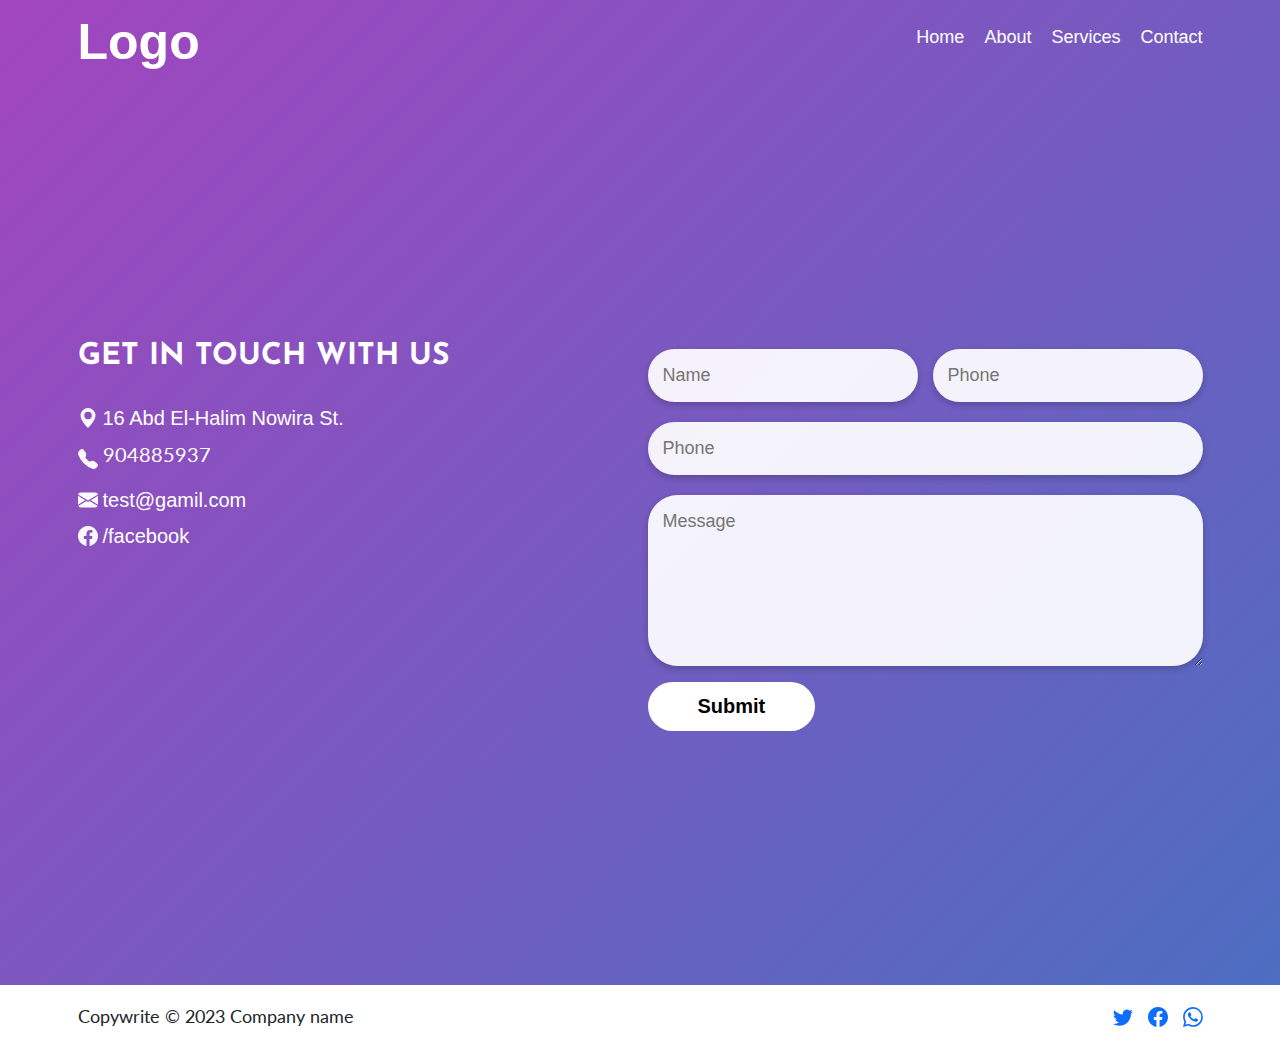
<file: contact.html>
<!DOCTYPE html>
<html lang="en">

<head>
    <meta charset="UTF-8">
    <meta name="viewport" content="width=device-width, initial-scale=1.0">
    <link rel="stylesheet" href="assets/css/bootstrap.min.css">
    <link rel="stylesheet" href="assets/css/style.css">
    <title>Document</title>
</head>

<body>
    <div class="section-wrapper">
        <header>
            <div class="container">
                <nav>
                    <div class="logo">
                        <a href="">Logo</a>
                    </div>
                    <menu>
                        <ul>
                            <li><a href="index.html">Home</a></li>
                            <li><a href="#">About</a></li>
                            <li><a href="#">Services</a></li>
                            <li><a href="#">Contact</a></li>
                        </ul>
                    </menu>
                </nav>
            </div>
        </header>
        <section class="contact-section vh-100 d-flex align-items-center justify-content-center">
            <div class="container">
                <div class="row">
                    <div class="col-md-6">
                        <h2 class="section-heading mb-5">GET IN TOUCH WITH US</h2>
                        <div class="contact-info">
                            <svg class="text-light" fill="currentColor" width="20" class="bi bi-geo-alt-fill"
                                viewBox="0 0 16 16">
                                <path
                                    d="M8 16s6-5.686 6-10A6 6 0 0 0 2 6c0 4.314 6 10 6 10zm0-7a3 3 0 1 1 0-6 3 3 0 0 1 0 6z">
                                </path>
                            </svg>
                            <span class="desc">16 Abd El-Halim Nowira St.</span>
                        </div>
                        <div class="contact-info">
                            <svg class="text-light" fill="currentColor" width="20" class="bi bi-telephone-fill"
                                viewBox="0 0 16 16">
                                <path fill-rule="evenodd"
                                    d="M1.885.511a1.745 1.745 0 0 1 2.61.163L6.29 2.98c.329.423.445.974.315 1.494l-.547 2.19a.678.678 0 0 0 .178.643l2.457 2.457a.678.678 0 0 0 .644.178l2.189-.547a1.745 1.745 0 0 1 1.494.315l2.306 1.794c.829.645.905 1.87.163 2.611l-1.034 1.034c-.74.74-1.846 1.065-2.877.702a18.634 18.634 0 0 1-7.01-4.42 18.634 18.634 0 0 1-4.42-7.009c-.362-1.03-.037-2.137.703-2.877L1.885.511z">
                                </path>
                            </svg>
                            <p class="desc">904885937</p>
                        </div>
                        <div class="contact-info">
                            <svg class="text-light" fill="currentColor" width="20" class="bi bi-envelope-fill"
                                viewBox="0 0 16 16">
                                <path
                                    d="M.05 3.555A2 2 0 0 1 2 2h12a2 2 0 0 1 1.95 1.555L8 8.414.05 3.555ZM0 4.697v7.104l5.803-3.558L0 4.697ZM6.761 8.83l-6.57 4.027A2 2 0 0 0 2 14h12a2 2 0 0 0 1.808-1.144l-6.57-4.027L8 9.586l-1.239-.757Zm3.436-.586L16 11.801V4.697l-5.803 3.546Z">
                                </path>
                            </svg>
                            <span class="desc">test@gamil.com</span>
                        </div>
                        <div class="contact-info">
                            <svg class="text-light" fill="currentColor" width="20" class="bi bi-facebook"
                                viewBox="0 0 16 16">
                                <path
                                    d="M16 8.049c0-4.446-3.582-8.05-8-8.05C3.58 0-.002 3.603-.002 8.05c0 4.017 2.926 7.347 6.75 7.951v-5.625h-2.03V8.05H6.75V6.275c0-2.017 1.195-3.131 3.022-3.131.876 0 1.791.157 1.791.157v1.98h-1.009c-.993 0-1.303.621-1.303 1.258v1.51h2.218l-.354 2.326H9.25V16c3.824-.604 6.75-3.934 6.75-7.951z">
                                </path>
                            </svg>
                            <span class="desc">/facebook</span>
                        </div>
                    </div>
                    <div class="col-md-6">
                        <div class="row">
                            <div class="col-md-6">
                                <input type="text" class="my-input" placeholder="Name">
                            </div>
                            <div class="col-md-6">
                                <input type="text" class="my-input" placeholder="Phone">
                            </div>
                            <div class="col-md-12">
                                <input type="text" class="my-input" placeholder="Phone">
                            </div>
                            <div class="col-md-12">
                                <textarea name="" id="" rows="6" class="my-input" placeholder="Message"></textarea>
                            </div>
                        </div>
                        <button type="button" class="submit-btn ">Submit</button>
                    </div>
                </div>
            </div>
        </section>
    </div>

    <footer>
        <div class="container">
            <div class="footer">
                <p>Copywrite &copy; 2023 Company name</p>
                <ul class="social-icos">
                    <li><a href="">
                            <svg width="20" height="20" fill="currentColor" class="bi bi-twitter" viewBox="0 0 16 16">
                                <path
                                    d="M5.026 15c6.038 0 9.341-5.003 9.341-9.334 0-.14 0-.282-.006-.422A6.685 6.685 0 0 0 16 3.542a6.658 6.658 0 0 1-1.889.518 3.301 3.301 0 0 0 1.447-1.817 6.533 6.533 0 0 1-2.087.793A3.286 3.286 0 0 0 7.875 6.03a9.325 9.325 0 0 1-6.767-3.429 3.289 3.289 0 0 0 1.018 4.382A3.323 3.323 0 0 1 .64 6.575v.045a3.288 3.288 0 0 0 2.632 3.218 3.203 3.203 0 0 1-.865.115 3.23 3.23 0 0 1-.614-.057 3.283 3.283 0 0 0 3.067 2.277A6.588 6.588 0 0 1 .78 13.58a6.32 6.32 0 0 1-.78-.045A9.344 9.344 0 0 0 5.026 15z">
                                </path>
                            </svg></a>
                    </li>
                    <li><a href="">
                            <svg width="20" height="20" fill="currentColor" class="bi bi-facebook" viewBox="0 0 16 16">
                                <path
                                    d="M16 8.049c0-4.446-3.582-8.05-8-8.05C3.58 0-.002 3.603-.002 8.05c0 4.017 2.926 7.347 6.75 7.951v-5.625h-2.03V8.05H6.75V6.275c0-2.017 1.195-3.131 3.022-3.131.876 0 1.791.157 1.791.157v1.98h-1.009c-.993 0-1.303.621-1.303 1.258v1.51h2.218l-.354 2.326H9.25V16c3.824-.604 6.75-3.934 6.75-7.951z">
                                </path>
                            </svg>
                        </a></li>
                    <li><a href="">
                            <svg width="20" height="20" fill="currentColor" class="bi bi-whatsapp" viewBox="0 0 16 16">
                                <path
                                    d="M13.601 2.326A7.854 7.854 0 0 0 7.994 0C3.627 0 .068 3.558.064 7.926c0 1.399.366 2.76 1.057 3.965L0 16l4.204-1.102a7.933 7.933 0 0 0 3.79.965h.004c4.368 0 7.926-3.558 7.93-7.93A7.898 7.898 0 0 0 13.6 2.326zM7.994 14.521a6.573 6.573 0 0 1-3.356-.92l-.24-.144-2.494.654.666-2.433-.156-.251a6.56 6.56 0 0 1-1.007-3.505c0-3.626 2.957-6.584 6.591-6.584a6.56 6.56 0 0 1 4.66 1.931 6.557 6.557 0 0 1 1.928 4.66c-.004 3.639-2.961 6.592-6.592 6.592zm3.615-4.934c-.197-.099-1.17-.578-1.353-.646-.182-.065-.315-.099-.445.099-.133.197-.513.646-.627.775-.114.133-.232.148-.43.05-.197-.1-.836-.308-1.592-.985-.59-.525-.985-1.175-1.103-1.372-.114-.198-.011-.304.088-.403.087-.088.197-.232.296-.346.1-.114.133-.198.198-.33.065-.134.034-.248-.015-.347-.05-.099-.445-1.076-.612-1.47-.16-.389-.323-.335-.445-.34-.114-.007-.247-.007-.38-.007a.729.729 0 0 0-.529.247c-.182.198-.691.677-.691 1.654 0 .977.71 1.916.81 2.049.098.133 1.394 2.132 3.383 2.992.47.205.84.326 1.129.418.475.152.904.129 1.246.08.38-.058 1.171-.48 1.338-.943.164-.464.164-.86.114-.943-.049-.084-.182-.133-.38-.232z">
                                </path>
                            </svg>
                        </a>
                    </li>
                </ul>
            </div>
        </div>
    </footer>



</body>

</html>
</file>
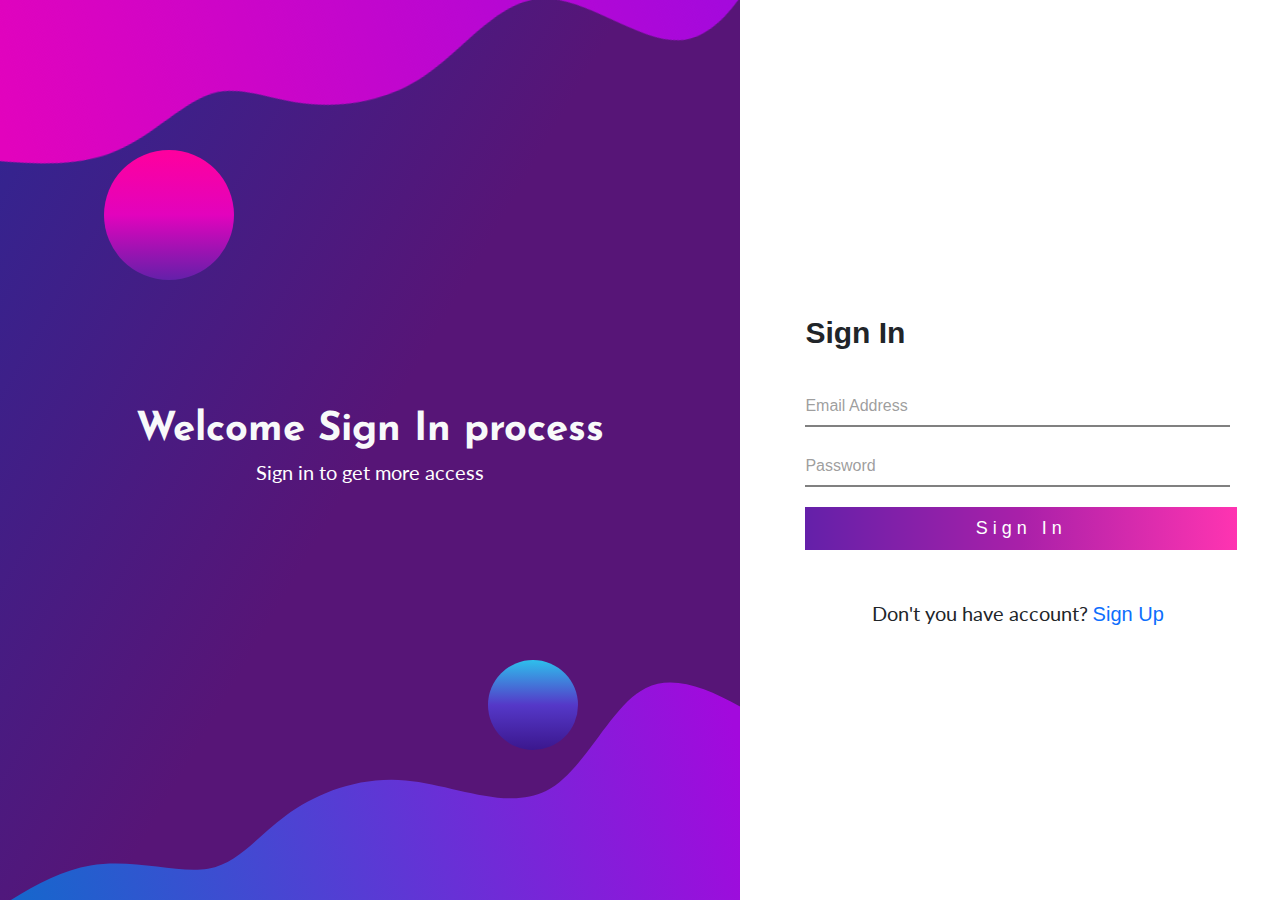
<file: login.html>
<!DOCTYPE html>
<html lang="en">

<head>
    <meta charset="UTF-8">
    <meta name="viewport" content="width=device-width, initial-scale=1.0">
    <link rel="stylesheet" href="assets/css/bootstrap.min.css">
    <link rel="stylesheet" href="assets/css/style.css">
    <title>Login</title>
</head>

<body>

    <section class="login-section">
        <div class="my-container">
            <div class="row align-items-center">
                <div class="col-md-7">
                    <div class="sign-img">
                        <div class="sign-texts text-center">
                            <h2 class="display-3 fw-bold text-light ">Welcome Sign In process</h2>
                            <p class="desc">Sign in to get more access</p>
                        </div>
                        <div class="circles">
                            <div class="circle-1"></div>
                            <div class="circle-2"></div>
                        </div>
                        <div class="svg-2">
                            <svg id="svg1" viewBox="0 0 1440 690" xmlns="http://www.w3.org/2000/svg"
                                class="transition duration-300 ease-in-out delay-150">
                                <defs>
                                    <linearGradient id="gradient2" x1="0%" y1="50%" x2="100%" y2="50%">
                                        <stop offset="5%" stop-color="#e203bd"></stop>
                                        <stop offset="95%" stop-color="#a309dd"></stop>
                                    </linearGradient>
                                </defs>
                                <path
                                    d="M 0,700 C 0,700 0,350 0,350 C 82.70972174510479,317.57609069048436 165.41944349020957,285.1521813809687 240,291 C 314.5805565097904,296.8478186190313 381.0319477842666,340.9673651666094 434,345 C 486.9680522157334,349.0326348333906 526.452765372724,312.9783579525936 585,289 C 643.547234627276,265.0216420474064 721.156990724837,253.11920302301615 799,280 C 876.843009275163,306.88079697698385 954.9192717279286,372.5448299553418 1028,356 C 1101.0807282720714,339.4551700446582 1169.165922363449,240.7014771556166 1237,226 C 1304.834077636551,211.2985228443834 1372.4170388182756,280.64926142219167 1440,350 C 1440,350 1440,700 1440,700 Z"
                                    stroke="none" stroke-width="0" fill="url(#gradient)" fill-opacity="1"
                                    class="transition-all duration-300 ease-in-out delay-150 path-0"></path>
                            </svg>
                            <svg id="svg2" viewBox="0 0 1440 690" xmlns="http://www.w3.org/2000/svg"
                                class="transition duration-300 ease-in-out delay-150">
                                <defs>
                                    <linearGradient id="gradient" x1="0%" y1="50%" x2="100%" y2="50%">
                                        <stop offset="5%" stop-color="#1369cc"></stop>
                                        <stop offset="95%" stop-color="#a309dd"></stop>
                                    </linearGradient>
                                </defs>
                                <path
                                    d="M 0,700 C 0,700 0,350 0,350 C 82.70972174510479,317.57609069048436 165.41944349020957,285.1521813809687 240,291 C 314.5805565097904,296.8478186190313 381.0319477842666,340.9673651666094 434,345 C 486.9680522157334,349.0326348333906 526.452765372724,312.9783579525936 585,289 C 643.547234627276,265.0216420474064 721.156990724837,253.11920302301615 799,280 C 876.843009275163,306.88079697698385 954.9192717279286,372.5448299553418 1028,356 C 1101.0807282720714,339.4551700446582 1169.165922363449,240.7014771556166 1237,226 C 1304.834077636551,211.2985228443834 1372.4170388182756,280.64926142219167 1440,350 C 1440,350 1440,700 1440,700 Z"
                                    stroke="none" stroke-width="0" fill="url(#gradient2)" fill-opacity="1"
                                    class="transition-all duration-300 ease-in-out delay-150 path-0"></path>
                            </svg>

                        </div>
                    </div>

                </div>
                <div class="col-md-5">
                    <form class="sign-form ">
                        <div class="section-heading text-dark mb-4">Sign In</div>
                        <div class="wrapper">
                            <div class="row">
                                <div class="col-md-12">
                                    <div class="input-data">
                                        <input type="text" required>
                                        <div class="underline"></div>
                                        <label>Email Address</label>
                                    </div>
                                    <div class="input-data ">
                                        <input type="text" required>
                                        <div class="underline"></div>
                                        <label>Password</label>
                                    </div>
                                </div>
                            </div>
                            <button type="button" class="sign-btn">Sign In</button>
                        </div>

                    </form>
                    <p class="desc text-dark text-center">Don't you have account? <a href=""
                            class="text-decoration-none">Sign
                            Up</a></p>
                </div>
            </div>
        </div>
    </section>

</body>

</html>
</file>
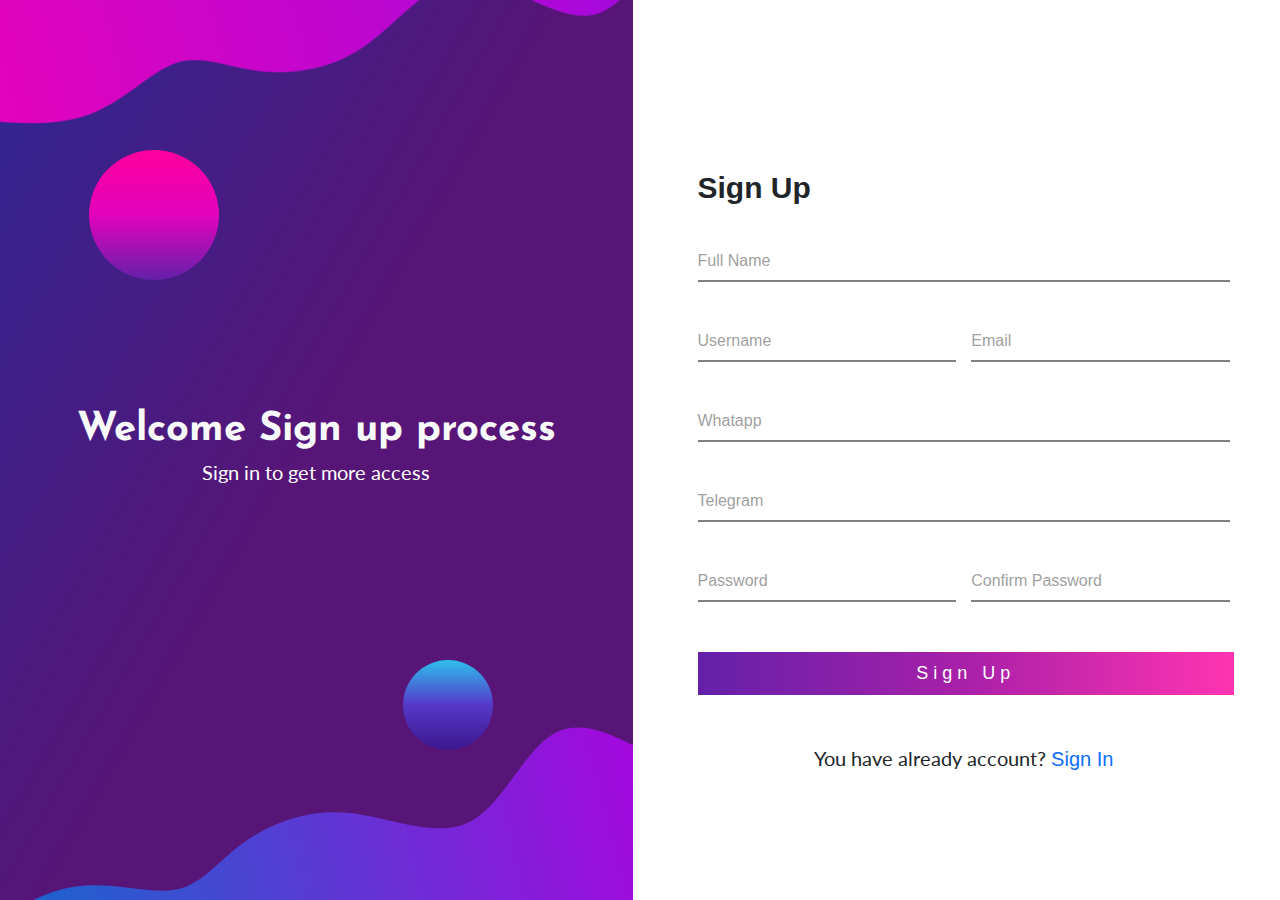
<file: registration.html>
<!DOCTYPE html>
<html lang="en">

<head>
    <meta charset="UTF-8">
    <meta name="viewport" content="width=device-width, initial-scale=1.0">
    <link rel="stylesheet" href="assets/css/bootstrap.min.css">
    <link rel="stylesheet" href="assets/css/style.css">
    <title>Registration</title>
</head>

<body>

    <section class="login-section">
        <div class="my-container">
            <div class="row align-items-center">
                <div class="col-lg-6 col-md-12">
                    <div class="sign-img">
                        <div class="sign-texts text-center">
                            <h2 class="display-3 fw-bold text-light ">Welcome Sign up process</h2>
                            <p class="desc">Sign in to get more access</p>
                        </div>
                        <div class="circles">
                            <div class="circle-1"></div>
                            <div class="circle-2"></div>
                        </div>
                        <div class="svg-2">
                            <svg id="svg1" viewBox="0 0 1440 690" xmlns="http://www.w3.org/2000/svg"
                                class="transition duration-300 ease-in-out delay-150">
                                <defs>
                                    <linearGradient id="gradient2" x1="0%" y1="50%" x2="100%" y2="50%">
                                        <stop offset="5%" stop-color="#e203bd"></stop>
                                        <stop offset="95%" stop-color="#a309dd"></stop>
                                    </linearGradient>
                                </defs>
                                <path
                                    d="M 0,700 C 0,700 0,350 0,350 C 82.70972174510479,317.57609069048436 165.41944349020957,285.1521813809687 240,291 C 314.5805565097904,296.8478186190313 381.0319477842666,340.9673651666094 434,345 C 486.9680522157334,349.0326348333906 526.452765372724,312.9783579525936 585,289 C 643.547234627276,265.0216420474064 721.156990724837,253.11920302301615 799,280 C 876.843009275163,306.88079697698385 954.9192717279286,372.5448299553418 1028,356 C 1101.0807282720714,339.4551700446582 1169.165922363449,240.7014771556166 1237,226 C 1304.834077636551,211.2985228443834 1372.4170388182756,280.64926142219167 1440,350 C 1440,350 1440,700 1440,700 Z"
                                    stroke="none" stroke-width="0" fill="url(#gradient)" fill-opacity="1"
                                    class="transition-all duration-300 ease-in-out delay-150 path-0"></path>
                            </svg>
                            <svg id="svg2" viewBox="0 0 1440 690" xmlns="http://www.w3.org/2000/svg"
                                class="transition duration-300 ease-in-out delay-150">
                                <defs>
                                    <linearGradient id="gradient" x1="0%" y1="50%" x2="100%" y2="50%">
                                        <stop offset="5%" stop-color="#1369cc"></stop>
                                        <stop offset="95%" stop-color="#a309dd"></stop>
                                    </linearGradient>
                                </defs>
                                <path
                                    d="M 0,700 C 0,700 0,350 0,350 C 82.70972174510479,317.57609069048436 165.41944349020957,285.1521813809687 240,291 C 314.5805565097904,296.8478186190313 381.0319477842666,340.9673651666094 434,345 C 486.9680522157334,349.0326348333906 526.452765372724,312.9783579525936 585,289 C 643.547234627276,265.0216420474064 721.156990724837,253.11920302301615 799,280 C 876.843009275163,306.88079697698385 954.9192717279286,372.5448299553418 1028,356 C 1101.0807282720714,339.4551700446582 1169.165922363449,240.7014771556166 1237,226 C 1304.834077636551,211.2985228443834 1372.4170388182756,280.64926142219167 1440,350 C 1440,350 1440,700 1440,700 Z"
                                    stroke="none" stroke-width="0" fill="url(#gradient2)" fill-opacity="1"
                                    class="transition-all duration-300 ease-in-out delay-150 path-0"></path>
                            </svg>

                        </div>
                    </div>

                </div>
                <div class="col-lg-6 col-md-12">
                    <form class="sign-form ">
                        <div class="section-heading text-dark mb-4">Sign Up</div>
                        <div class="wrapper">
                            <div class="row">
                                <div class="col-md-12">
                                    <div class="input-data">
                                        <input type="text" required>
                                        <div class="underline"></div>
                                        <label>Full Name</label>
                                    </div>
                                </div>
                                <div class="col-md-6">
                                    <div class="input-data ">
                                        <input type="text" required>
                                        <div class="underline"></div>
                                        <label>Username</label>
                                    </div>
                                </div>
                                <div class="col-md-6">
                                    <div class="input-data ">
                                        <input type="text" required>
                                        <div class="underline"></div>
                                        <label>Email</label>
                                    </div>
                                </div>
                                <div class="col-md-12">
                                    <div class="input-data ">
                                        <input type="text" required>
                                        <div class="underline"></div>
                                        <label>Whatapp</label>
                                    </div>
                                </div>

                                <div class="col-md-12">
                                    <div class="input-data ">
                                        <input type="text" required>
                                        <div class="underline"></div>
                                        <label>Telegram</label>
                                    </div>
                                </div>
                                <div class="col-md-6">
                                    <div class="input-data ">
                                        <input type="text" required>
                                        <div class="underline"></div>
                                        <label>Password</label>
                                    </div>
                                </div>
                                <div class="col-md-6">
                                    <div class="input-data ">
                                        <input type="text" required>
                                        <div class="underline"></div>
                                        <label>Confirm Password</label>
                                    </div>
                                </div>
                            </div>
                            <button type="button" class="sign-btn mt-5">Sign Up</button>
                        </div>

                    </form>
                    <p class="desc text-dark text-center">You have already account? <a href=""
                            class="text-decoration-none">Sign
                            In</a></p>
                </div>
            </div>
        </div>
    </section>

</body>

</html>
</file>
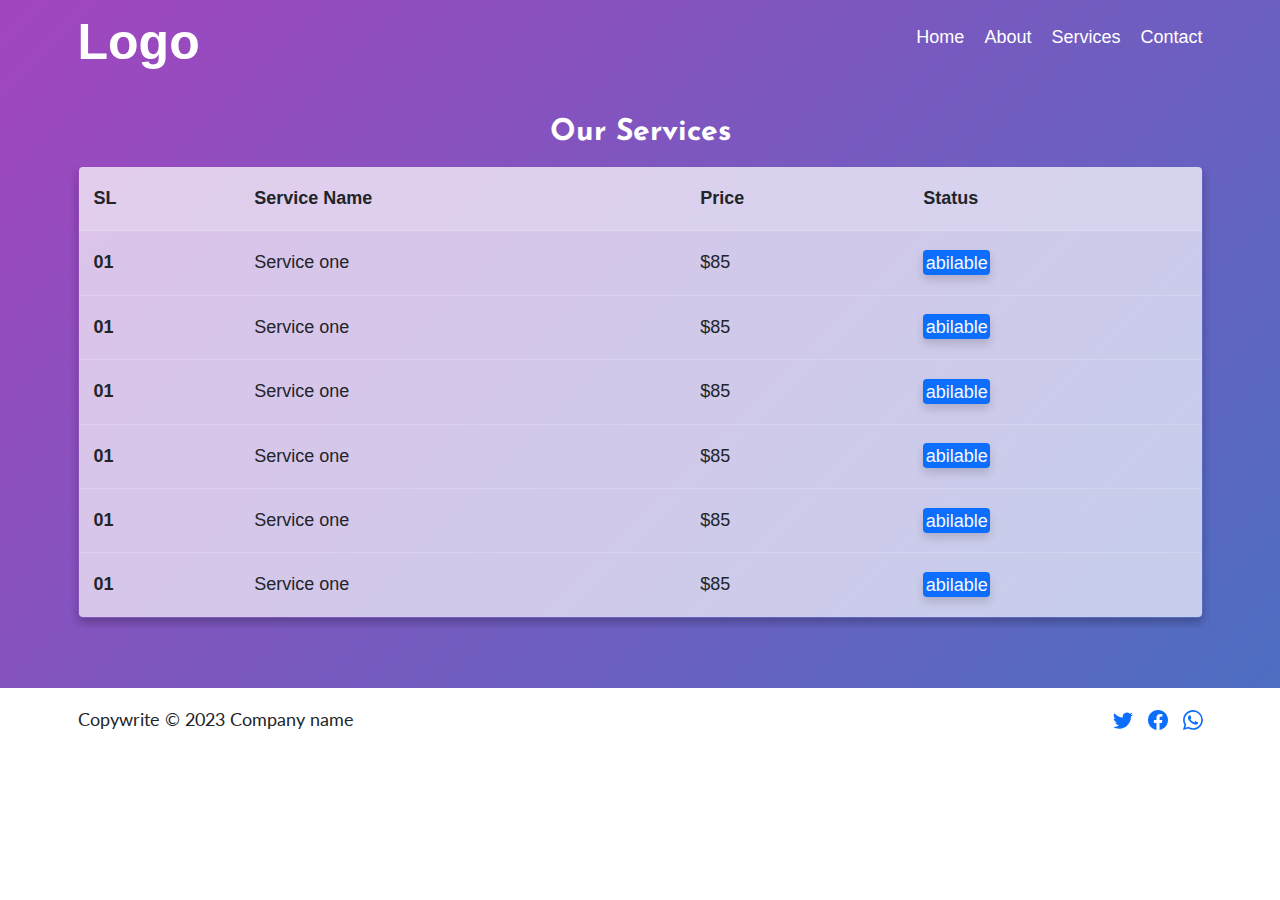
<file: service.html>
<!DOCTYPE html>
<html lang="en">

<head>
    <meta charset="UTF-8">
    <meta name="viewport" content="width=device-width, initial-scale=1.0">
    <link rel="stylesheet" href="assets/css/bootstrap.min.css">
    <link rel="stylesheet" href="assets/css/style.css">
    <title>Document</title>
</head>

<body>
    <div class="section-wrapper">
        <header>
            <div class="container">
                <nav>
                    <div class="logo">
                        <a href="">Logo</a>
                    </div>
                    <menu>
                        <ul>
                            <li><a href="index.html">Home</a></li>
                            <li><a href="#">About</a></li>
                            <li><a href="#">Services</a></li>
                            <li><a href="#">Contact</a></li>
                        </ul>
                    </menu>
                </nav>
            </div>
        </header>
        <section class="service-section py-5 ">
            <div class="container mb-5">
                <h1 class="section-heading text-center mb-4">Our Services</h1>
                <div class="row">
                    <div class="col table-responsive">
                        <table class="table ">
                            <thead>
                                <tr>
                                    <th scope="col">SL</th>
                                    <th scope="col">Service Name</th>
                                    <th scope="col">Price</th>
                                    <th scope="col">Status</th>
                                </tr>
                            </thead>
                            <tbody>
                                <tr>
                                    <th scope="row">01</th>
                                    <td>Service one</td>
                                    <td>$85</td>
                                    <td>
                                        <span class="bg-primary text-light shadow p-1 rounded">abilable</span>
                                    </td>
                                </tr>
                                <tr>
                                    <th scope="row">01</th>
                                    <td>Service one</td>
                                    <td>$85</td>
                                    <td>
                                        <span class="bg-primary text-light shadow p-1 rounded">abilable</span>
                                    </td>
                                </tr>
                                <tr>
                                    <th scope="row">01</th>
                                    <td>Service one</td>
                                    <td>$85</td>
                                    <td>
                                        <span class="bg-primary text-light shadow p-1 rounded">abilable</span>
                                    </td>
                                </tr>
                                <tr>
                                    <th scope="row">01</th>
                                    <td>Service one</td>
                                    <td>$85</td>
                                    <td>
                                        <span class="bg-primary text-light shadow p-1 rounded">abilable</span>
                                    </td>
                                </tr>
                                <tr>
                                    <th scope="row">01</th>
                                    <td>Service one</td>
                                    <td>$85</td>
                                    <td>
                                        <span class="bg-primary text-light shadow p-1 rounded">abilable</span>
                                    </td>
                                </tr>
                                <tr>
                                    <th scope="row">01</th>
                                    <td>Service one</td>
                                    <td>$85</td>
                                    <td>
                                        <span class="bg-primary text-light shadow p-1 rounded">abilable</span>
                                    </td>
                                </tr>
                            </tbody>
                        </table>
                    </div>
                </div>
            </div>
        </section>
    </div>

    <footer>
        <div class="container">
            <div class="footer">
                <p>Copywrite &copy; 2023 Company name</p>
                <ul class="social-icos">
                    <li><a href="">
                            <svg width="20" height="20" fill="currentColor" class="bi bi-twitter" viewBox="0 0 16 16">
                                <path
                                    d="M5.026 15c6.038 0 9.341-5.003 9.341-9.334 0-.14 0-.282-.006-.422A6.685 6.685 0 0 0 16 3.542a6.658 6.658 0 0 1-1.889.518 3.301 3.301 0 0 0 1.447-1.817 6.533 6.533 0 0 1-2.087.793A3.286 3.286 0 0 0 7.875 6.03a9.325 9.325 0 0 1-6.767-3.429 3.289 3.289 0 0 0 1.018 4.382A3.323 3.323 0 0 1 .64 6.575v.045a3.288 3.288 0 0 0 2.632 3.218 3.203 3.203 0 0 1-.865.115 3.23 3.23 0 0 1-.614-.057 3.283 3.283 0 0 0 3.067 2.277A6.588 6.588 0 0 1 .78 13.58a6.32 6.32 0 0 1-.78-.045A9.344 9.344 0 0 0 5.026 15z">
                                </path>
                            </svg></a>
                    </li>
                    <li><a href="">
                            <svg width="20" height="20" fill="currentColor" class="bi bi-facebook" viewBox="0 0 16 16">
                                <path
                                    d="M16 8.049c0-4.446-3.582-8.05-8-8.05C3.58 0-.002 3.603-.002 8.05c0 4.017 2.926 7.347 6.75 7.951v-5.625h-2.03V8.05H6.75V6.275c0-2.017 1.195-3.131 3.022-3.131.876 0 1.791.157 1.791.157v1.98h-1.009c-.993 0-1.303.621-1.303 1.258v1.51h2.218l-.354 2.326H9.25V16c3.824-.604 6.75-3.934 6.75-7.951z">
                                </path>
                            </svg>
                        </a></li>
                    <li><a href="">
                            <svg width="20" height="20" fill="currentColor" class="bi bi-whatsapp" viewBox="0 0 16 16">
                                <path
                                    d="M13.601 2.326A7.854 7.854 0 0 0 7.994 0C3.627 0 .068 3.558.064 7.926c0 1.399.366 2.76 1.057 3.965L0 16l4.204-1.102a7.933 7.933 0 0 0 3.79.965h.004c4.368 0 7.926-3.558 7.93-7.93A7.898 7.898 0 0 0 13.6 2.326zM7.994 14.521a6.573 6.573 0 0 1-3.356-.92l-.24-.144-2.494.654.666-2.433-.156-.251a6.56 6.56 0 0 1-1.007-3.505c0-3.626 2.957-6.584 6.591-6.584a6.56 6.56 0 0 1 4.66 1.931 6.557 6.557 0 0 1 1.928 4.66c-.004 3.639-2.961 6.592-6.592 6.592zm3.615-4.934c-.197-.099-1.17-.578-1.353-.646-.182-.065-.315-.099-.445.099-.133.197-.513.646-.627.775-.114.133-.232.148-.43.05-.197-.1-.836-.308-1.592-.985-.59-.525-.985-1.175-1.103-1.372-.114-.198-.011-.304.088-.403.087-.088.197-.232.296-.346.1-.114.133-.198.198-.33.065-.134.034-.248-.015-.347-.05-.099-.445-1.076-.612-1.47-.16-.389-.323-.335-.445-.34-.114-.007-.247-.007-.38-.007a.729.729 0 0 0-.529.247c-.182.198-.691.677-.691 1.654 0 .977.71 1.916.81 2.049.098.133 1.394 2.132 3.383 2.992.47.205.84.326 1.129.418.475.152.904.129 1.246.08.38-.058 1.171-.48 1.338-.943.164-.464.164-.86.114-.943-.049-.084-.182-.133-.38-.232z">
                                </path>
                            </svg>
                        </a>
                    </li>
                </ul>
            </div>
        </div>
    </footer>



</body>

</html>
</file>
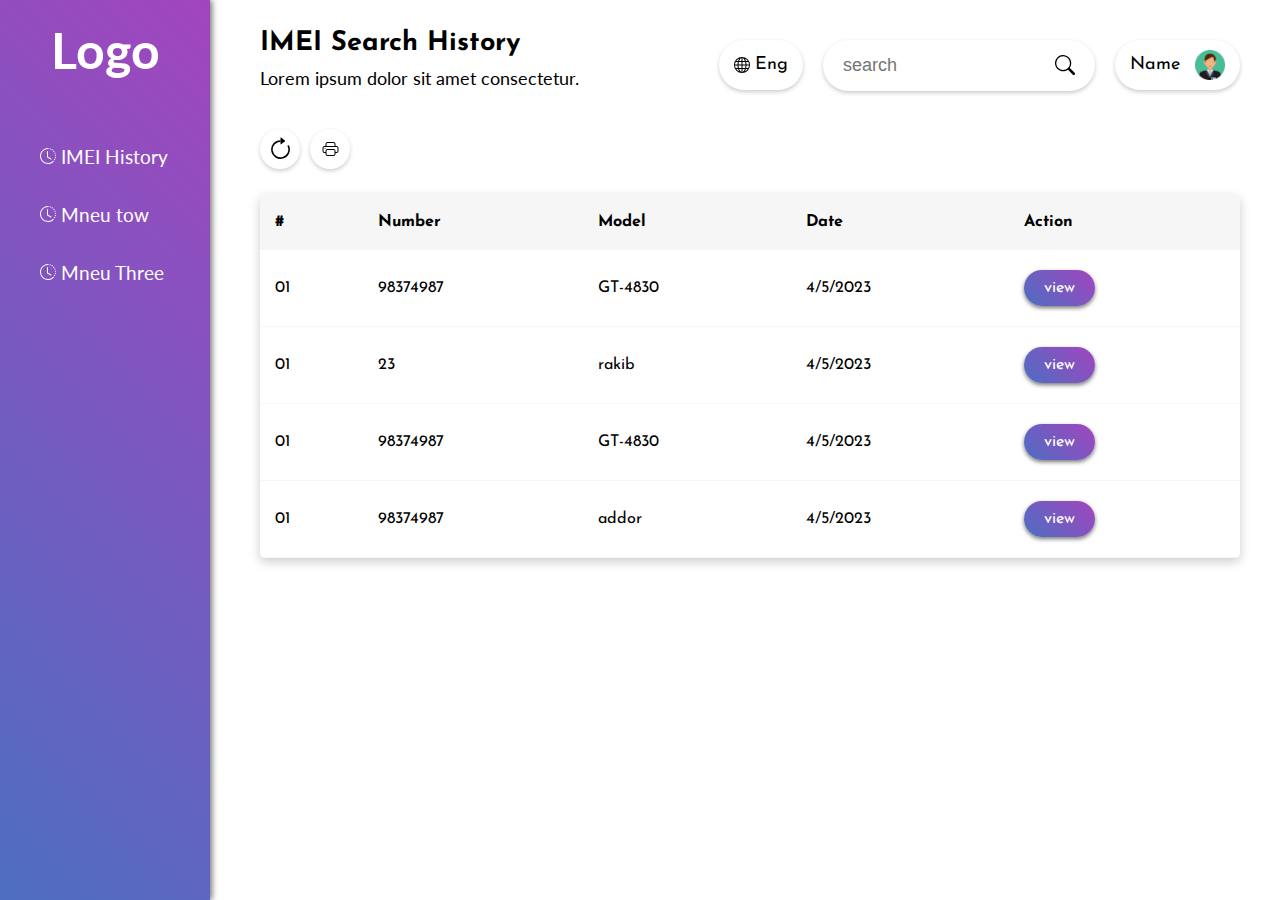
<file: userpanel/imei-histoty.html>
<!DOCTYPE html>
<html lang="en">

<head>
    <meta charset="UTF-8">
    <meta name="viewport" content="width=device-width, initial-scale=1.0">
    <link rel="stylesheet" href="css/style.css">
    <title>Document</title>
</head>

<body>
    <!-- popup -->
    <div class="popup">
        <div class="popup-inner">
            <table class="styled-table">
                <tbody class="popup-detail">
                    <div class="popup-header">
                        <h2>See Details</h2>
                        <span><svg xmlns="http://www.w3.org/2000/svg" width="35" height="35" fill="currentColor"
                                class="bi bi-x-circle" viewBox="0 0 16 16">
                                <path d="M8 15A7 7 0 1 1 8 1a7 7 0 0 1 0 14zm0 1A8 8 0 1 0 8 0a8 8 0 0 0 0 16z" />
                                <path
                                    d="M4.646 4.646a.5.5 0 0 1 .708 0L8 7.293l2.646-2.647a.5.5 0 0 1 .708.708L8.707 8l2.647 2.646a.5.5 0 0 1-.708.708L8 8.707l-2.646 2.647a.5.5 0 0 1-.708-.708L7.293 8 4.646 5.354a.5.5 0 0 1 0-.708z" />
                            </svg></span>
                    </div>
                    <tr>
                        <td>Name : </td>
                        <td>Text Name</td>
                    </tr>
                    <tr>
                        <td>Price : </td>
                        <td>4345</td>
                    </tr>
                    <tr>
                        <td>Model : </td>
                        <td>Gt-454</td>
                    </tr>
                </tbody>
            </table>
        </div>
    </div>

    <!-- end popuo -->
    <div class="panel-wrapper">
        <div class="sidebar">
            <div class="logo">
                <a href="">Logo</a>
            </div>
            <nav>
                <ul class="sidebar-menu">
                    <li><a href="">
                            <svg xmlns="http://www.w3.org/2000/svg" width="16" height="16" fill="currentColor"
                                class="bi bi-clock-history" viewBox="0 0 16 16">
                                <path
                                    d="M8.515 1.019A7 7 0 0 0 8 1V0a8 8 0 0 1 .589.022l-.074.997zm2.004.45a7.003 7.003 0 0 0-.985-.299l.219-.976c.383.086.76.2 1.126.342l-.36.933zm1.37.71a7.01 7.01 0 0 0-.439-.27l.493-.87a8.025 8.025 0 0 1 .979.654l-.615.789a6.996 6.996 0 0 0-.418-.302zm1.834 1.79a6.99 6.99 0 0 0-.653-.796l.724-.69c.27.285.52.59.747.91l-.818.576zm.744 1.352a7.08 7.08 0 0 0-.214-.468l.893-.45a7.976 7.976 0 0 1 .45 1.088l-.95.313a7.023 7.023 0 0 0-.179-.483zm.53 2.507a6.991 6.991 0 0 0-.1-1.025l.985-.17c.067.386.106.778.116 1.17l-1 .025zm-.131 1.538c.033-.17.06-.339.081-.51l.993.123a7.957 7.957 0 0 1-.23 1.155l-.964-.267c.046-.165.086-.332.12-.501zm-.952 2.379c.184-.29.346-.594.486-.908l.914.405c-.16.36-.345.706-.555 1.038l-.845-.535zm-.964 1.205c.122-.122.239-.248.35-.378l.758.653a8.073 8.073 0 0 1-.401.432l-.707-.707z" />
                                <path d="M8 1a7 7 0 1 0 4.95 11.95l.707.707A8.001 8.001 0 1 1 8 0v1z" />
                                <path
                                    d="M7.5 3a.5.5 0 0 1 .5.5v5.21l3.248 1.856a.5.5 0 0 1-.496.868l-3.5-2A.5.5 0 0 1 7 9V3.5a.5.5 0 0 1 .5-.5z" />
                            </svg>
                            IMEI History
                        </a></li>
                    <li><a href="">
                            <svg xmlns="http://www.w3.org/2000/svg" width="16" height="16" fill="currentColor"
                                class="bi bi-clock-history" viewBox="0 0 16 16">
                                <path
                                    d="M8.515 1.019A7 7 0 0 0 8 1V0a8 8 0 0 1 .589.022l-.074.997zm2.004.45a7.003 7.003 0 0 0-.985-.299l.219-.976c.383.086.76.2 1.126.342l-.36.933zm1.37.71a7.01 7.01 0 0 0-.439-.27l.493-.87a8.025 8.025 0 0 1 .979.654l-.615.789a6.996 6.996 0 0 0-.418-.302zm1.834 1.79a6.99 6.99 0 0 0-.653-.796l.724-.69c.27.285.52.59.747.91l-.818.576zm.744 1.352a7.08 7.08 0 0 0-.214-.468l.893-.45a7.976 7.976 0 0 1 .45 1.088l-.95.313a7.023 7.023 0 0 0-.179-.483zm.53 2.507a6.991 6.991 0 0 0-.1-1.025l.985-.17c.067.386.106.778.116 1.17l-1 .025zm-.131 1.538c.033-.17.06-.339.081-.51l.993.123a7.957 7.957 0 0 1-.23 1.155l-.964-.267c.046-.165.086-.332.12-.501zm-.952 2.379c.184-.29.346-.594.486-.908l.914.405c-.16.36-.345.706-.555 1.038l-.845-.535zm-.964 1.205c.122-.122.239-.248.35-.378l.758.653a8.073 8.073 0 0 1-.401.432l-.707-.707z" />
                                <path d="M8 1a7 7 0 1 0 4.95 11.95l.707.707A8.001 8.001 0 1 1 8 0v1z" />
                                <path
                                    d="M7.5 3a.5.5 0 0 1 .5.5v5.21l3.248 1.856a.5.5 0 0 1-.496.868l-3.5-2A.5.5 0 0 1 7 9V3.5a.5.5 0 0 1 .5-.5z" />
                            </svg>
                            Mneu tow</a></li>
                    <li><a href="">
                            <svg xmlns="http://www.w3.org/2000/svg" width="16" height="16" fill="currentColor"
                                class="bi bi-clock-history" viewBox="0 0 16 16">
                                <path
                                    d="M8.515 1.019A7 7 0 0 0 8 1V0a8 8 0 0 1 .589.022l-.074.997zm2.004.45a7.003 7.003 0 0 0-.985-.299l.219-.976c.383.086.76.2 1.126.342l-.36.933zm1.37.71a7.01 7.01 0 0 0-.439-.27l.493-.87a8.025 8.025 0 0 1 .979.654l-.615.789a6.996 6.996 0 0 0-.418-.302zm1.834 1.79a6.99 6.99 0 0 0-.653-.796l.724-.69c.27.285.52.59.747.91l-.818.576zm.744 1.352a7.08 7.08 0 0 0-.214-.468l.893-.45a7.976 7.976 0 0 1 .45 1.088l-.95.313a7.023 7.023 0 0 0-.179-.483zm.53 2.507a6.991 6.991 0 0 0-.1-1.025l.985-.17c.067.386.106.778.116 1.17l-1 .025zm-.131 1.538c.033-.17.06-.339.081-.51l.993.123a7.957 7.957 0 0 1-.23 1.155l-.964-.267c.046-.165.086-.332.12-.501zm-.952 2.379c.184-.29.346-.594.486-.908l.914.405c-.16.36-.345.706-.555 1.038l-.845-.535zm-.964 1.205c.122-.122.239-.248.35-.378l.758.653a8.073 8.073 0 0 1-.401.432l-.707-.707z" />
                                <path d="M8 1a7 7 0 1 0 4.95 11.95l.707.707A8.001 8.001 0 1 1 8 0v1z" />
                                <path
                                    d="M7.5 3a.5.5 0 0 1 .5.5v5.21l3.248 1.856a.5.5 0 0 1-.496.868l-3.5-2A.5.5 0 0 1 7 9V3.5a.5.5 0 0 1 .5-.5z" />
                            </svg>
                            Mneu Three</a></li>
                </ul>
            </nav>
        </div>
        <div class="mobile-header">
            <div class="mobile-logo logo">
                <a href="">Logo</a>
            </div>
            <div class="mobile-menu">
                <svg xmlns="http://www.w3.org/2000/svg" width="25" height="25" fill="currentColor" class="bi bi-list"
                    viewBox="0 0 16 16">
                    <path fill-rule="evenodd"
                        d="M2.5 12a.5.5 0 0 1 .5-.5h10a.5.5 0 0 1 0 1H3a.5.5 0 0 1-.5-.5zm0-4a.5.5 0 0 1 .5-.5h10a.5.5 0 0 1 0 1H3a.5.5 0 0 1-.5-.5zm0-4a.5.5 0 0 1 .5-.5h10a.5.5 0 0 1 0 1H3a.5.5 0 0 1-.5-.5z" />
                </svg>
            </div>
        </div>
        <div class="content-area">
            <header>
                <div>
                    <h2>IMEI Search History</h2>
                    <p class="sub-head">Lorem ipsum dolor sit amet consectetur.</p>
                </div>
                <div class="field-inner">
                    <div class="lan hover-eff">
                        <svg xmlns="http://www.w3.org/2000/svg" width="16" height="16" fill="currentColor"
                            class="bi bi-globe" viewBox="0 0 16 16">
                            <path
                                d="M0 8a8 8 0 1 1 16 0A8 8 0 0 1 0 8zm7.5-6.923c-.67.204-1.335.82-1.887 1.855A7.97 7.97 0 0 0 5.145 4H7.5V1.077zM4.09 4a9.267 9.267 0 0 1 .64-1.539 6.7 6.7 0 0 1 .597-.933A7.025 7.025 0 0 0 2.255 4H4.09zm-.582 3.5c.03-.877.138-1.718.312-2.5H1.674a6.958 6.958 0 0 0-.656 2.5h2.49zM4.847 5a12.5 12.5 0 0 0-.338 2.5H7.5V5H4.847zM8.5 5v2.5h2.99a12.495 12.495 0 0 0-.337-2.5H8.5zM4.51 8.5a12.5 12.5 0 0 0 .337 2.5H7.5V8.5H4.51zm3.99 0V11h2.653c.187-.765.306-1.608.338-2.5H8.5zM5.145 12c.138.386.295.744.468 1.068.552 1.035 1.218 1.65 1.887 1.855V12H5.145zm.182 2.472a6.696 6.696 0 0 1-.597-.933A9.268 9.268 0 0 1 4.09 12H2.255a7.024 7.024 0 0 0 3.072 2.472zM3.82 11a13.652 13.652 0 0 1-.312-2.5h-2.49c.062.89.291 1.733.656 2.5H3.82zm6.853 3.472A7.024 7.024 0 0 0 13.745 12H11.91a9.27 9.27 0 0 1-.64 1.539 6.688 6.688 0 0 1-.597.933zM8.5 12v2.923c.67-.204 1.335-.82 1.887-1.855.173-.324.33-.682.468-1.068H8.5zm3.68-1h2.146c.365-.767.594-1.61.656-2.5h-2.49a13.65 13.65 0 0 1-.312 2.5zm2.802-3.5a6.959 6.959 0 0 0-.656-2.5H12.18c.174.782.282 1.623.312 2.5h2.49zM11.27 2.461c.247.464.462.98.64 1.539h1.835a7.024 7.024 0 0 0-3.072-2.472c.218.284.418.598.597.933zM10.855 4a7.966 7.966 0 0 0-.468-1.068C9.835 1.897 9.17 1.282 8.5 1.077V4h2.355z" />
                        </svg>
                        Eng
                    </div>
                    <div class="search-field ">
                        <svg xmlns="http://www.w3.org/2000/svg" width="20" height="20" fill="currentColor"
                            class="bi bi-search" viewBox="0 0 16 16">
                            <path
                                d="M11.742 10.344a6.5 6.5 0 1 0-1.397 1.398h-.001c.03.04.062.078.098.115l3.85 3.85a1 1 0 0 0 1.415-1.414l-3.85-3.85a1.007 1.007 0 0 0-.115-.1zM12 6.5a5.5 5.5 0 1 1-11 0 5.5 5.5 0 0 1 11 0z" />
                        </svg>
                        <input type="text" placeholder="search" data-table="customers-list"
                            class="hover-eff search-input">
                    </div>
                    <a href="" class="hover-eff profile">
                        Name
                        <img src="img/img_avatar2.png" width="30" alt="">

                    </a>

                </div>
            </header>

            <div class="table-inner">

                <div class="funtion-icons">
                    <div class="f-icon hover-eff">
                        <svg xmlns="http://www.w3.org/2000/svg" fill="currentColor" class="bi bi-arrow-clockwise"
                            viewBox="0 0 16 16">
                            <path fill-rule="evenodd"
                                d="M8 3a5 5 0 1 0 4.546 2.914.5.5 0 0 1 .908-.417A6 6 0 1 1 8 2v1z" />
                            <path
                                d="M8 4.466V.534a.25.25 0 0 1 .41-.192l2.36 1.966c.12.1.12.284 0 .384L8.41 4.658A.25.25 0 0 1 8 4.466z" />
                        </svg>
                    </div>
                    <div class="f-icon">
                        <svg xmlns="http://www.w3.org/2000/svg" width="16" height="16" fill="currentColor"
                            class="bi bi-printer" viewBox="0 0 16 16">
                            <path d="M2.5 8a.5.5 0 1 0 0-1 .5.5 0 0 0 0 1z" />
                            <path
                                d="M5 1a2 2 0 0 0-2 2v2H2a2 2 0 0 0-2 2v3a2 2 0 0 0 2 2h1v1a2 2 0 0 0 2 2h6a2 2 0 0 0 2-2v-1h1a2 2 0 0 0 2-2V7a2 2 0 0 0-2-2h-1V3a2 2 0 0 0-2-2H5zM4 3a1 1 0 0 1 1-1h6a1 1 0 0 1 1 1v2H4V3zm1 5a2 2 0 0 0-2 2v1H2a1 1 0 0 1-1-1V7a1 1 0 0 1 1-1h12a1 1 0 0 1 1 1v3a1 1 0 0 1-1 1h-1v-1a2 2 0 0 0-2-2H5zm7 2v3a1 1 0 0 1-1 1H5a1 1 0 0 1-1-1v-3a1 1 0 0 1 1-1h6a1 1 0 0 1 1 1z" />
                        </svg>
                    </div>
                </div>
                <table class="styled-table table table-striped mt32 customers-list">
                    <thead>
                        <tr>
                            <th>#</th>
                            <th>Number</th>
                            <th>Model</th>
                            <th>Date</th>
                            <th>Action</th>
                        </tr>
                    </thead>
                    <tbody>
                        <tr>
                            <td>01</td>
                            <td>98374987</td>
                            <td>GT-4830</td>
                            <td>4/5/2023</td>
                            <td><a href="#!" class="btn-view popup-show">view</a></td>
                        </tr>
                        <tr>
                            <td>01</td>
                            <td>23</td>
                            <td>rakib</td>
                            <td>4/5/2023</td>
                            <td><a href="#!" class="btn-view popup-show">view</a></td>
                        </tr>
                        <tr>
                            <td>01</td>
                            <td>98374987</td>
                            <td>GT-4830</td>
                            <td>4/5/2023</td>
                            <td><a href="#!" class="btn-view popup-show">view</a></td>
                        </tr>
                        <tr>
                            <td>01</td>
                            <td>98374987</td>
                            <td>addor</td>
                            <td>4/5/2023</td>
                            <td><a href="#!" class="btn-view popup-show">view</a></td>
                        </tr>

                    </tbody>
                </table>

            </div>
        </div>
    </div>

    <script src="js/script.js"></script>
</body>

</html>
</file>
<file: assets/css/style.css>
@import url("https://fonts.googleapis.com/css2?family=Josefin+Sans:wght@400;500;600;700&family=Lato:wght@400;700&display=swap");
* {
  padding: 0;
  margin: 0;
  -webkit-box-sizing: border-box;
  box-sizing: border-box;
  font-family: Arial, Helvetica, sans-serif;
  line-height: 130%;
}
html {
  font-size: 62.5%;
}
body {
  font-size: 1.8rem;
}
.section-wrapper {
  background: -o-linear-gradient(-45deg, #4d6ec2, #a245be);
  background: linear-gradient(-45deg, #4d6ec2, #a245be);
}
/* header {
  background: -o-linear-gradient(-45deg, #4d6ec2, #a245be);
  background: linear-gradient(-45deg, #4d6ec2, #a245be);
} */
h1,
h2,
h3 {
  font-family: "Josefin Sans", sans-serif;
}
p {
  font-family: "Lato", sans-serif;
}
.section-heading {
  font-size: 3rem;
  font-weight: 700;
  color: #fff;
}
/* header */
header {
  padding: 1rem 0;
}
header .logo {
  width: 20rem;
}
header .logo a {
  font-size: 5rem;
  font-weight: bold;
  text-decoration: none;
  color: #fff;
}
header nav {
  display: -webkit-box;
  display: -ms-flexbox;
  display: flex;
  -webkit-box-align: center;
  -ms-flex-align: center;
  align-items: center;
  -webkit-box-pack: justify;
  -ms-flex-pack: justify;
  justify-content: space-between;
  gap: 1rem;
}
header menu ul {
  list-style: none;
  display: -webkit-box;
  display: -ms-flexbox;
  display: flex;
  -webkit-box-align: center;
  -ms-flex-align: center;
  align-items: center;
  gap: 2rem;
}
header menu ul li {
  -webkit-transition: 0.3s;
  -o-transition: 0.3s;
  transition: 0.3s;
}
header menu ul li a {
  color: #fff;
  text-decoration: none;
  font-size: 1.8rem;
}
header menu ul li:hover {
  -webkit-transform: scale(1.1);
  -ms-transform: scale(1.1);
  transform: scale(1.1);
}

/* main section */
.main-section {
  padding: 4rem 15%;
  text-align: center;
  min-height: 90vh;
  margin-top: 2rem;
}
.heading {
  font-size: 3.8rem;
  color: #fff;
  text-transform: uppercase;
  font-weight: bold;
  margin-bottom: 3rem;
}
.desc {
  color: #fff;
  font-size: 2rem;
}
.form-heading {
  font-size: 2.5rem;
  font-weight: bold;
  color: #fff;
  margin-top: 5rem;
}
.input-field {
  width: 70%;
  margin: auto;
}
.input-field input,
.my-input {
  border: 0;
  outline: 0;
  background: #ffffffec;
  color: #000000;
  text-align: center;
  padding: 1.5rem;
  border-radius: 3rem;
  width: 100%;
  font-size: 1.8rem;
  -webkit-transition: 0.3s;
  -o-transition: 0.3s;
  transition: 0.3s;
  margin: 2rem 0;
}
.input-field input:focus,
.input-field input:hover {
  -webkit-box-shadow: 0rem 0.3rem 0.7rem 0rem rgba(0, 0, 0, 0.5);
  box-shadow: 0rem 0.3rem 0.7rem 0rem rgba(0, 0, 0, 0.5);
}
.my-input {
  text-align: left !important;
  -webkit-box-shadow: 0rem 0.3rem 0.7rem 0rem rgba(0, 0, 0, 0.2);
  box-shadow: 0rem 0.3rem 0.7rem 0rem rgba(0, 0, 0, 0.2);
  margin: 1rem 0;
}
.my-input:focus,
.my-input:hover {
  -webkit-box-shadow: 0rem 0.3rem 0.7rem 0rem rgba(0, 0, 0, 0.5);
  box-shadow: 0rem 0.3rem 0.7rem 0rem rgba(0, 0, 0, 0.5);
}
.submit-btn {
  border: 0;
  outline: 0;
  -webkit-transition: 0.3s;
  -o-transition: 0.3s;
  transition: 0.3s;
  background: #fff;
  font-size: 2rem;
  font-weight: bold;
  color: #000000;
  padding: 1.3rem 5rem;
  border-radius: 3rem;
  cursor: pointer;
}
.submit-btn-gradient {
  background: -o-linear-gradient(-45deg, #4d6ec2, #a245be);
  background: linear-gradient(-45deg, #4d6ec2, #a245be);
  color: #fff;
}
.submit-btn:hover {
  -webkit-transform: scale(1.07);
  -ms-transform: scale(1.07);
  transform: scale(1.07);
}
footer {
  padding: 2rem 0;
}
.footer {
  display: -webkit-box;
  display: -ms-flexbox;
  display: flex;
  -webkit-box-align: center;
  -ms-flex-align: center;
  align-items: center;
  -webkit-box-pack: justify;
  -ms-flex-pack: justify;
  justify-content: space-between;
  gap: 1rem;
}
.social-icos {
  list-style: none;
  display: -webkit-box;
  display: -ms-flexbox;
  display: flex;
  -webkit-box-align: center;
  -ms-flex-align: center;
  align-items: center;
  gap: 1.5rem;
}
.social-icos li {
  -webkit-transition: 0.3s;
  -o-transition: 0.3s;
  transition: 0.3s;
}
.social-icos li:hover {
  -webkit-transform: scale(1.07);
  -ms-transform: scale(1.07);
  transform: scale(1.07);
}

/* contact page */
.contact-info {
  display: flex;
  align-items: center;
  gap: 0.5rem;
  margin: 1rem 0;
}
/* services */
tbody,
td,
tfoot,
th,
thead,
tr {
  padding: 2rem 1.5rem !important;
}
thead {
  background: #ffffff2a;
}

.table {
  --bs-table-bg: #ffffffab;
  border-radius: 0.5rem;
  border: 0.1rem solid #ffffff31;
  box-shadow: 0rem 0.5rem 1rem 0rem #00000041;
  overflow: hidden;
}

/* login page */
.my-container {
  overflow: hidden;
}
.sign-img {
  height: 100vh;
  background: linear-gradient(120deg, #2f2693, #571577 50%);
  position: relative;
  overflow: hidden;
}
.sign-texts {
  position: absolute;
  top: 50%;
  left: 50%;
  transform: translate(-50%, -50%);
  width: 100%;
  z-index: 99;
}
.svg-2 #svg1 {
  position: absolute;
  bottom: -13rem;
  left: 50%;
  transform: translateX(-50%) rotate(-14deg);
  width: calc(100% + 10rem);
}

.svg-2 #svg2 {
  position: absolute;
  top: -15rem;
  left: 50%;
  transform: translateX(-50%) rotateX(180deg) rotate(15deg);
  width: calc(100% + 10rem);
}

.circles .circle-1 {
  width: 13rem;
  height: 13rem;
  border-radius: 50%;
  background: linear-gradient(#ff009d, #e203bd, #6420a9);
  position: absolute;
  top: 15rem;
  left: 14%;
}
.circles .circle-2 {
  width: 9rem;
  height: 9rem;
  border-radius: 50%;
  background: linear-gradient(#2ebfec, #5538c8, #3b178e);
  position: absolute;
  bottom: 15rem;
  right: 22%;
}
.sign-form {
  padding: 5rem;
}
.wrapper .input-data {
  height: 40px;
  width: 100%;
  position: relative;
  margin: 2rem 0;
}
.wrapper .input-data input {
  height: 100%;
  width: 100%;
  border: none;
  font-size: 17px;
  border-bottom: 2px solid gray;
}
.input-data input:focus ~ label,
.input-data input:valid ~ label {
  transform: translateY(-20px);
  font-size: 15px;
  color: #4158d0;
}
.wrapper .input-data label {
  position: absolute;
  bottom: 10px;
  left: 0;
  color: rgba(128, 128, 128, 0.767);
  pointer-events: none;
  transition: all 0.5s ease;
  font-size: 1.6rem;
}
.input-data .underline {
  position: absolute;
  height: 2px;
  width: 100%;
  bottom: 0;
}
.input-data .underline:before {
  position: absolute;
  content: "";
  height: 100%;
  width: 100%;
  background: linear-gradient(90deg, #ff009d, #80106d, #6420a9);
  transform: scaleX(0);
  transform-origin: center;
  transition: transform 0.5s ease;
}
.input-data input:focus ~ .underline:before,
.input-data input:valid ~ .underline:before {
  transform: scaleX(1);
  background: linear-gradient(-90deg, #ff009d, #80106d, #6420a9);
}
.wrapper .input-data input:focus-visible {
  outline: 0;
}
.sign-btn {
  all: unset;
  background: linear-gradient(-90deg, #ff009dcb, #a920a9, #6420a9);
  padding: 1rem;
  display: block;
  width: 97%;
  color: #fff;
  letter-spacing: 0.5rem;
  text-align: center;
  transition: 0.3s;
}
.sign-btn:hover {
  background: linear-gradient(90deg, #ff009dcb, #a920a9, #6420a9);
}

@media (max-width: 550px) {
  header,
  .footer {
    text-align: center;
  }
  header nav,
  .footer {
    -webkit-box-orient: vertical;
    -webkit-box-direction: normal;
    -ms-flex-direction: column;
    flex-direction: column;
    -webkit-box-pack: center;
    -ms-flex-pack: center;
    justify-content: center;
  }
  .heading {
    font-size: 2.8rem;
  }
  .main-section {
    padding: 2%;
  }
  .form-heading {
    font-size: 2rem;
  }
  .desc {
    font-size: 1.8rem;
  }
  .input-field {
    width: 90%;
  }
  .sign-form {
    padding: 2rem;
  }
}
</file>
<file: userpanel/css/style.css>
@import url("https://fonts.googleapis.com/css2?family=Josefin+Sans:wght@400;500;600;700&family=Lato:wght@400;700&display=swap");

* {
  padding: 0;
  margin: 0;
  -webkit-box-sizing: border-box;
  box-sizing: border-box;
}
html {
  font-size: 62.5%;
  scroll-behavior: smooth;
}
body {
  font-size: 1.8rem;
  font-family: "Josefin Sans", sans-serif;
}
.mobile-header {
  display: none;
}
p {
  font-family: "Lato", sans-serif;
}
.panel-wrapper {
  display: -ms-grid;
  display: grid;
  -ms-grid-columns: 22rem auto;
  grid-template-columns: 22rem auto;
  min-height: 100vh;
}
.sidebar {
  background: -o-linear-gradient(45deg, #4d6ec2, #a245be);
  background: linear-gradient(45deg, #4d6ec2, #a245be);
  padding: 2rem;
  margin-right: 1rem;
  -webkit-box-shadow: 2px 0px 6px rgb(0 0 0 / 55%);
  box-shadow: 2px 0px 6px rgb(0 0 0 / 55%);
  font-family: "Lato", sans-serif;
}
.sidebar .logo {
  margin: auto;
  text-align: center;
  margin-bottom: 5rem;
}
.logo a {
  color: #fff;
  font-size: 5rem;
  font-weight: bold;
  text-decoration: none;
}
.content-area {
  background: #ffffff;
  padding: 3rem 4rem;
}
.sidebar-menu {
  list-style: none;
}
.sidebar-menu li {
  margin: 0.5rem 0;
  border-radius: 3rem;
  -webkit-transition: 0.3s;
  -o-transition: 0.3s;
  transition: 0.3s;
  padding: 0 1rem;
}
.sidebar-menu li a {
  text-decoration: none;
  color: #fff;
  font-size: 1.9rem;
  padding: 1.5rem 1rem;
  display: block;
  font-weight: 400;
}
.sidebar-menu li:hover {
  background: #00000031;
}

/* top bar */
header {
  display: flex;
  align-items: center;
  justify-content: space-between;
  flex-wrap: wrap;
}
.field-inner {
  display: flex;
  align-items: center;
  gap: 2rem;

  flex-wrap: wrap;
}
.lan,
.profile {
  background: #fff;
  border-radius: 3rem;
  box-shadow: 0px 2px 4px 0px #00000034;
  padding: 1.5rem 1.5rem;
  display: flex;
  align-items: center;
  justify-content: center;
  gap: 0.5rem;
  height: 5rem;
}
.search-field {
  position: relative;
  height: 5rem;
}
.search-field svg {
  position: absolute;
  top: 50%;
  right: 2rem;
  transform: translateY(-50%);
  cursor: pointer;
  transition: 0.3s;
}
.search-field svg:hover {
  transform: translateY(-50%) scale(1.07);
}
.search-field input {
  outline: 0;
  border: 0;
  background: #fff;
  box-shadow: 0px 2px 4px 0px #00000034;
  padding: 1.5rem 2rem;
  border-radius: 3rem;
  font-size: 1.8rem;
  transition: 0.3s;
}
.profile {
  align-items: center;
  justify-content: space-between;
  gap: 1.5rem;
  text-decoration: none;
  color: #000000;

  transition: 0.3s;
}
/* table */
.funtion-icons {
  margin-top: 3rem;
  display: flex;
  align-items: center;
  gap: 1rem;
}
.funtion-icons .f-icon {
  width: 4rem;
  height: 4rem;
  display: flex;
  align-items: center;
  justify-content: center;
  background: #fff;
  box-shadow: 0px 2px 4px 0px #00000031;
  border-radius: 50%;
  transition: 0.3s;
  cursor: pointer;
}
.funtion-icons .f-icon svg {
  width: 2.5rem;
  transition: 0.3s;
}
.hover-eff {
  transition: 0.3s;
}
.hover-eff:hover,
.hover-eff:focus {
  box-shadow: 0px 2px 4px 0px #0000002c !important;
}
/* popup */
.popup {
  position: absolute;
  width: 100%;
  height: 100%;
  background: rgba(0, 0, 0, 0.192);
  z-index: 9;
  transition: 0.3s;
  transform: scale(0);
}
.popup.active {
  transform: scale(1);
}
.popup .popup-inner {
  position: absolute;
  top: 50%;
  left: 50%;
  transform: translate(-50%, -50%);
  width: 60%;
  height: auto;
  background: #fff;
  box-shadow: 0px 2px 4px 0px #000000c2;
}
.popup-header {
  display: flex;
  align-items: center;
  justify-content: space-between;
  height: 7rem;
  border-bottom: 1px solid #000000c2;
  padding: 0 1rem;
}
.popup-header span {
  cursor: pointer;
}
.popup-header span:hover {
  transform: scale(1.07);
}
.popup .styled-table {
  box-shadow: inherit;
  -webkit-box-shadow: inherit;
  margin: 0;
}
.popup .styled-table tbody tr:last-of-type {
  border-bottom: 0;
}
.popup .styled-table tbody tr:nth-of-type(even) {
  background: inherit;
}

.styled-table {
  border-collapse: collapse;
  margin: 25px 0;
  font-size: 0.9em;
  min-width: 400px;
  -webkit-box-shadow: 0px 4px 11px rgba(0, 0, 0, 0.2);
  box-shadow: 0px 4px 11px rgba(0, 0, 0, 0.2);
  width: 100%;
  border-radius: 0.5rem;
  overflow: hidden;
}
.styled-table thead tr {
  background: #f6f6f6;
  color: #000000;
  text-align: left;
}
.styled-table th,
.styled-table td {
  padding: 2rem 1.5rem;
}
.styled-table tbody tr {
  border-bottom: 1px solid #f6f6f6;
}

.sub-head {
  font-size: 1.8rem;
  margin: 1rem 0;
}
.btn-view {
  background: -o-linear-gradient(45deg, #4d6ec2, #a245be);
  background: linear-gradient(45deg, #4d6ec2, #a245be);
  padding: 1rem 2rem;
  border-radius: 3rem;
  color: #fff;
  text-decoration: none;
  box-shadow: 0px 2px 4px 0px #00000088;
  display: inline-block;
  transition: 0.3s;
}
.btn-view:hover {
  transform: scale(1.07);
}

@media (max-width: 768px) {
  .panel-wrapper {
    -ms-grid-columns: 100%;
    grid-template-columns: 100%;
  }
  .sidebar {
    position: absolute;
    top: 0;
    width: 22rem;
    left: -22rem;
    height: 100%;
    -webkit-transition: 0.3s;
    -o-transition: 0.3s;
    transition: 0.3s;
    z-index: 99;
  }
  .sidebar.active {
    left: 0;
  }

  /* mobile menu */
  .mobile-header {
    background: -o-linear-gradient(45deg, #4d6ec2, #a245be);
    background: linear-gradient(45deg, #4d6ec2, #a245be);
    padding: 0 1rem;
    display: -webkit-box;
    display: -ms-flexbox;
    display: flex;
    -webkit-box-align: center;
    -ms-flex-align: center;
    align-items: center;
    -webkit-box-pack: justify;
    -ms-flex-pack: justify;
    justify-content: space-between;
    height: 7rem;
  }
  .content-area {
    padding: 0 1.5rem;
    margin-top: 3rem;
  }
  .mobile-menu {
    cursor: pointer;
  }
  .mobile-menu svg {
    width: 3rem;
    fill: #fff;
    stroke: #fff;
  }
  .table-inner {
    max-width: 100rem;
    overflow-x: scroll;
  }
  .popup {
    display: flex;
    align-items: center;
    justify-content: center;
  }
  .popup .popup-inner {
    width: 95%;
  }
}
</file>
